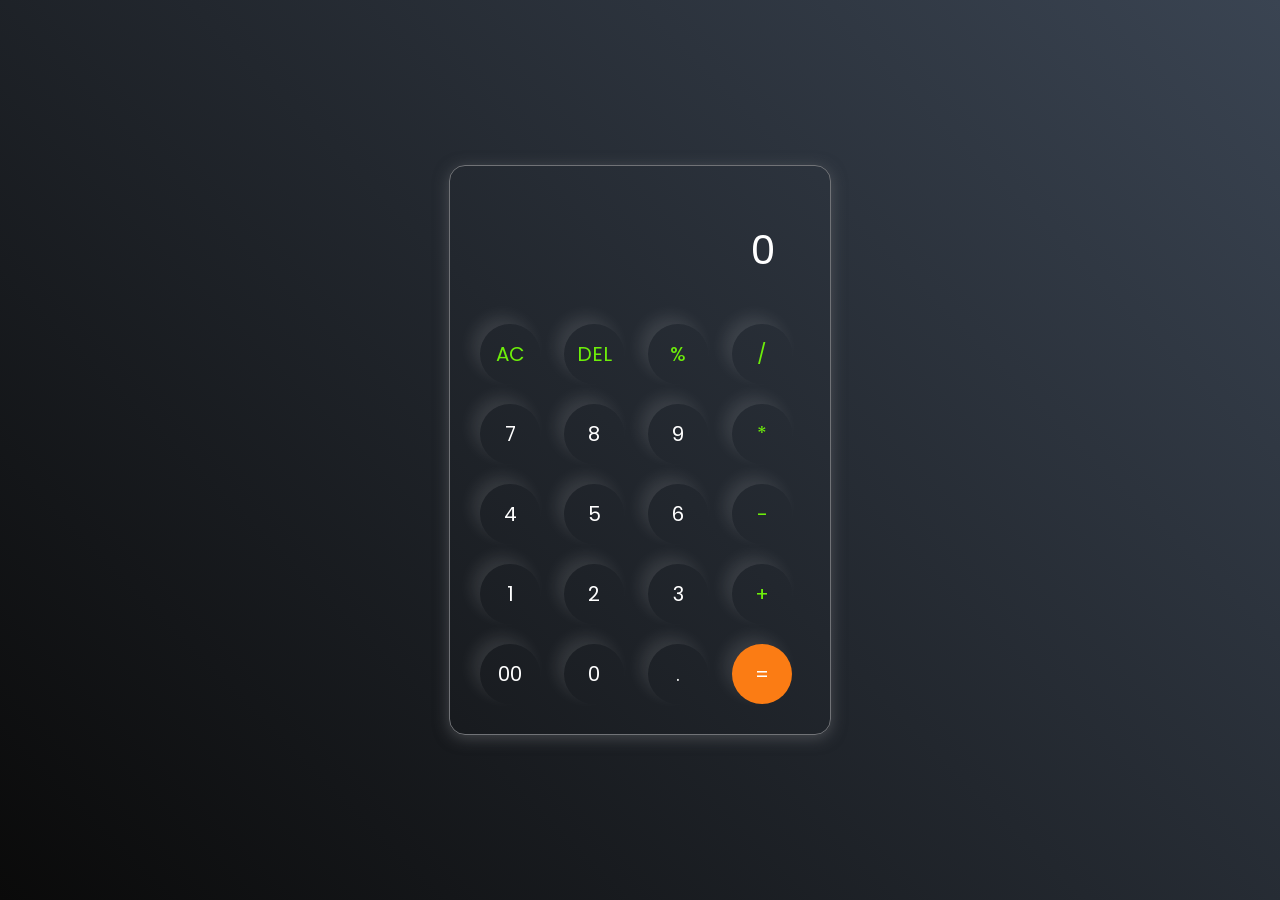
<file: Task-3/index.html>
<!DOCTYPE html>
<html lang="en">
  <head>
    <meta charset="UTF-8" />
    <meta http-equiv="X-UA-Compatible" content="IE=edge" />
    <meta name="viewport" content="width=device-width, initial-scale=1.0" />
    <link rel="stylesheet" href="style.css" />
    <title>Calculator - By Code Traversal</title>
  </head>
  <body>
    <div class="container">
      <div class="calculator">
        <input type="text" id="inputBox" placeholder="0" />
        <div>
          <button class="button operator">AC</button>
          <button class="button operator">DEL</button>
          <button class="button operator">%</button>
          <button class="button operator">/</button>
        </div>
        <div>
          <button class="button">7</button>
          <button class="button">8</button>
          <button class="button">9</button>
          <button class="button operator">*</button>
        </div>
        <div>
          <button class="button">4</button>
          <button class="button">5</button>
          <button class="button">6</button>
          <button class="button operator">-</button>
        </div>
        <div>
          <button class="button">1</button>
          <button class="button">2</button>
          <button class="button">3</button>
          <button class="button operator">+</button>
        </div>

        <div>
          <button class="button">00</button>
          <button class="button">0</button>
          <button class="button">.</button>
          <button class="button equalBtn">=</button>
        </div>
      </div>
    </div>

    <script src="script.js"></script>
  </body>
</html>
</file>
<file: Task-3/style.css>
@import url('https://fonts.googleapis.com/css2?family=Poppins:wght@500&display=swap');

*{
    margin: 0;
    padding: 0;
    box-sizing: border-box;
    font-family: 'Poppins', sans-serif;
}

body{
    width: 100%;
    height: 100vh;
    display: flex;
    justify-content: center;
    align-items: center;
    background: linear-gradient(45deg, #0a0a0a, #3a4452);
}

.calculator{
    border: 1px solid #717377;
    padding: 20px;
    border-radius: 16px;
    background: transparent;
    box-shadow: 0px 3px 15px rgba(113, 115, 119, 0.5);

}

input{
    width: 320px;
    border: none;
    padding: 24px;
    margin: 10px;
    background: transparent;
    box-shadow: 0px 3px 15px rgbs(84, 84, 84, 0.1);
    font-size: 40px;
    text-align: right;
    cursor: pointer;
    color: #ffffff;
}

input::placeholder{
    color: #ffffff;
}

button{
    border: none;
    width: 60px;
    height: 60px;
    margin: 10px;
    border-radius: 50%;
    background: transparent;
    color: #ffffff;
    font-size: 20px;
    box-shadow: -8px -8px 15px rgba(255, 255, 255, 0.1);
    cursor: pointer;
}

.equalBtn{
    background-color: #fb7c14;
}

.operator{
    color: #6dee0a;
}
</file>
